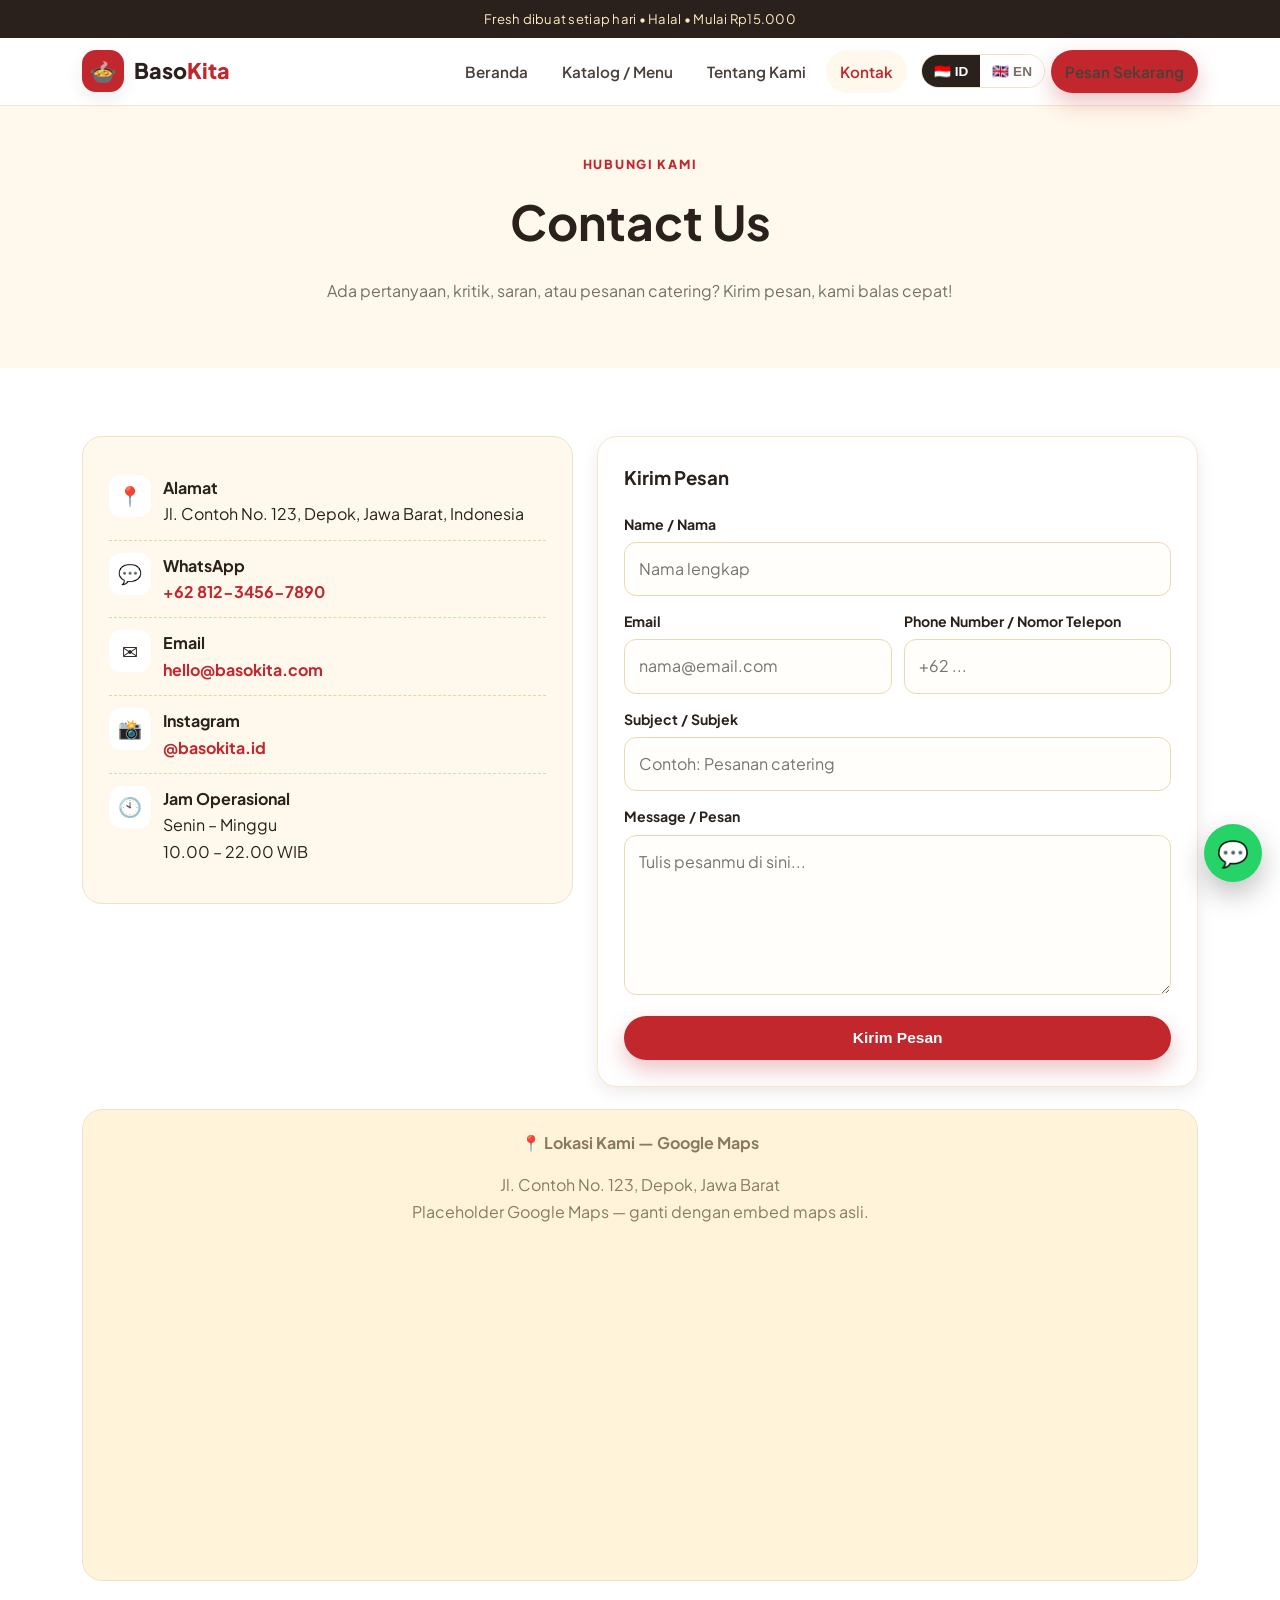
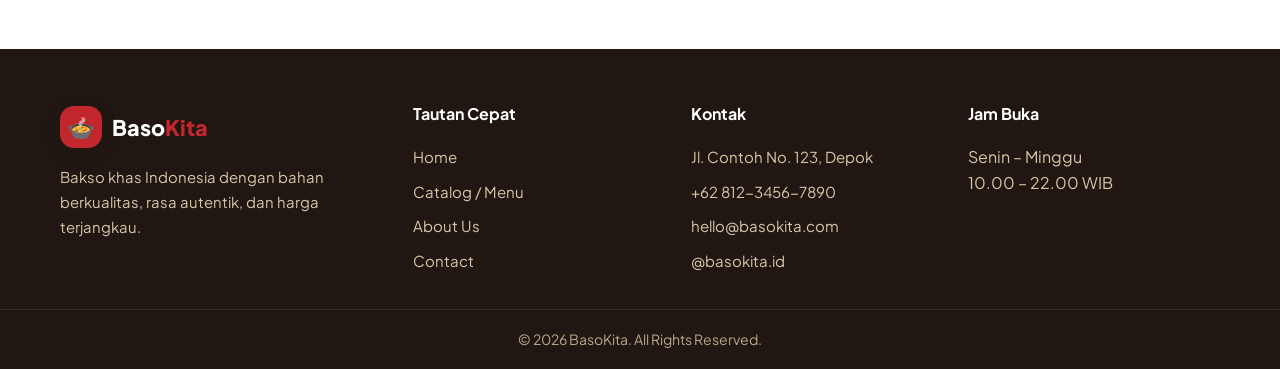
<file: contact.html>
<!DOCTYPE html>
<html lang="id">
<head>
<meta charset="UTF-8"><meta name="viewport" content="width=device-width, initial-scale=1.0">
<title>Kontak — BasoKita</title>
<link href="https://fonts.googleapis.com/css2?family=Plus+Jakarta+Sans:wght@400;600;700;800&display=swap" rel="stylesheet">
<link rel="stylesheet" href="css/style.css">
<link rel="icon" href="data:image/svg+xml,<svg xmlns='http://www.w3.org/2000/svg' viewBox='0 0 100 100'><text y='.9em' font-size='90'>🍲</text></svg>">
</head>
<body>
<div class="topbar" data-i18n="topbar"></div>
<nav class="nav"><div class="nav-inner">
<a class="brand" href="index.html"><div class="brand-mark">🍲</div><span>Baso<em>Kita</em></span></a>
<button class="hamburger">☰</button>
<div class="nav-links">
<a href="index.html" data-i18n="nav_home">Beranda</a>
<a href="menu.html" data-i18n="nav_menu">Katalog / Menu</a>
<a href="about.html" data-i18n="nav_about">Tentang Kami</a>
<a href="contact.html" class="active" data-i18n="nav_contact">Kontak</a>
<div class="lang"><button data-lang="id">🇮🇩 ID</button><button data-lang="en">🇬🇧 EN</button></div>
<a href="https://wa.me/6281234567890?text=Halo%20BasoKita!%20Saya%20mau%20pesan." target="_blank" class="btn btn-primary btn-sm" data-i18n="nav_order">Pesan Sekarang</a>
</div></div></nav>

<section class="section section-cream" style="padding:48px 0"><div class="container" style="text-align:center">
<div class="kicker" data-i18n="contact_kicker">Hubungi Kami</div>
<h1 style="font-size:clamp(2rem,4vw,3rem);margin:8px 0" data-i18n="contact_title">Contact Us</h1>
<p style="color:var(--muted)" data-i18n="contact_desc"></p>
</div></section>

<section class="section"><div class="container contact-grid">
<div class="info-card reveal">
<div class="info-row"><div class="ic">📍</div><div><strong data-i18n="addr_t">Alamat</strong><br><span data-i18n="addr_v"></span></div></div>
<div class="info-row"><div class="ic">💬</div><div><strong data-i18n="wa_t">WhatsApp</strong><br><a href="https://wa.me/6281234567890" target="_blank" style="color:var(--red);font-weight:700">+62 812-3456-7890</a></div></div>
<div class="info-row"><div class="ic">✉️</div><div><strong data-i18n="email_t">Email</strong><br><a href="mailto:hello@basokita.com" style="color:var(--red);font-weight:700">hello@basokita.com</a></div></div>
<div class="info-row"><div class="ic">📸</div><div><strong data-i18n="ig_t">Instagram</strong><br><a href="#" style="color:var(--red);font-weight:700">@basokita.id</a></div></div>
<div class="info-row"><div class="ic">🕙</div><div><strong data-i18n="hours_t">Jam Operasional</strong><br><span style="white-space:pre-line" data-i18n="hours_v"></span></div></div>
</div>
<form class="contact-form reveal" id="contactForm">
<h3 style="margin-top:0" data-i18n="form_t">Kirim Pesan</h3>
<div class="field"><label data-i18n="f_name">Name / Nama</label><input required data-i18n-ph="f_ph_name" placeholder="Nama lengkap"></div>
<div style="display:grid;grid-template-columns:1fr 1fr;gap:12px">
<div class="field"><label data-i18n="f_email">Email</label><input type="email" required placeholder="nama@email.com"></div>
<div class="field"><label data-i18n="f_phone">Phone Number / Nomor Telepon</label><input data-i18n-ph="f_ph_phone" placeholder="+62 ..."></div>
</div>
<div class="field"><label data-i18n="f_subject">Subject / Subjek</label><input data-i18n-ph="f_ph_subject" placeholder="Contoh: Pesanan catering"></div>
<div class="field"><label data-i18n="f_msg">Message / Pesan</label><textarea rows="5" required data-i18n-ph="f_ph_msg" placeholder="Tulis pesanmu di sini..."></textarea></div>
<button class="btn btn-primary" type="submit" style="width:100%" data-i18n="f_send">Kirim Pesan</button>
</form>
</div>
<div class="container"><div class="map reveal"><div><strong data-i18n="map_t">📍 Lokasi Kami — Google Maps</strong><p data-i18n="map_d"></p>
<iframe title="maps" src="https://www.google.com/maps?q=Depok,Jawa+Barat&output=embed" style="border:0;border-radius:14px;width:100%;max-width:900px;height:300px;margin-top:12px" loading="lazy"></iframe>
</div></div></div>
</section>

<footer><div class="container footer-grid">
<div><a class="brand" href="index.html" style="color:#fff"><div class="brand-mark">🍲</div><span>Baso<em>Kita</em></span></a><p style="color:#D9C6A8;font-size:.93rem;margin-top:12px" data-i18n="foot_desc"></p></div>
<div><h4 data-i18n="foot_links"></h4><a href="index.html">Home</a><a href="menu.html">Catalog / Menu</a><a href="about.html">About Us</a><a href="contact.html">Contact</a></div>
<div><h4 data-i18n="foot_contact"></h4><a href="#">Jl. Contoh No. 123, Depok</a><a href="#">+62 812-3456-7890</a><a href="#">hello@basokita.com</a><a href="#">@basokita.id</a></div>
<div><h4 data-i18n="foot_hours"></h4><p style="color:#D9C6A8;white-space:pre-line" data-i18n="foot_hours_t"></p></div>
</div><div class="copy" data-i18n="foot_copy"></div></footer>
<div class="toast" id="toast"></div>
<a class="wa-float" href="https://wa.me/6281234567890" target="_blank">💬</a>
<script src="js/app.js"></script>
</body>
</html>
</file>
<file: css/style.css>
:root{
  --red:#C1272D;
  --red-dark:#9A1B20;
  --red-light:#FDECEA;
  --cream:#FFF8EC;
  --cream-2:#FFF1D6;
  --white:#FFFFFF;
  --ink:#2B211C;
  --muted:#7A6F68;
  --green:#2E7D32;
  --green-light:#E8F5E9;
  --line:#F0E2C8;
  --shadow:0 12px 32px rgba(193,39,45,.12);
  --shadow-sm:0 6px 18px rgba(0,0,0,.08);
  --radius:20px;
  --radius-sm:14px;
  --max:1160px;
}
*{box-sizing:border-box}
html{scroll-behavior:smooth}
body{
  margin:0;
  font-family:'Plus Jakarta Sans',system-ui,-apple-system,Segoe UI,Roboto,Arial,sans-serif;
  color:var(--ink);
  background:var(--white);
  line-height:1.65;
}
img{max-width:100%;display:block}
a{text-decoration:none;color:inherit}
.container{max-width:var(--max);margin:0 auto;padding:0 22px}
.topbar{background:var(--ink);color:#FFE9C2;font-size:.82rem;text-align:center;padding:8px 12px;letter-spacing:.02em}
/* NAV */
.nav{position:sticky;top:0;z-index:50;background:rgba(255,255,255,.92);backdrop-filter:blur(12px);border-bottom:1px solid #F5E6C8}
.nav-inner{max-width:var(--max);margin:0 auto;padding:12px 22px;display:flex;align-items:center;gap:16px}
.brand{display:flex;align-items:center;gap:10px;font-weight:800;font-size:1.35rem}
.brand-mark{width:42px;height:42px;border-radius:14px;background:var(--red);color:#fff;display:grid;place-items:center;font-size:1.4rem;box-shadow:var(--shadow-sm)}
.brand span em{font-style:normal;color:var(--red)}
.nav-links{display:flex;gap:6px;margin-left:auto;align-items:center}
.nav-links a{padding:9px 14px;border-radius:999px;font-weight:600;font-size:.95rem;color:#4A3F39}
.nav-links a.active,.nav-links a:hover{background:var(--cream);color:var(--red)}
.lang{display:flex;border:1.5px solid var(--line);border-radius:999px;overflow:hidden;margin-left:8px}
.lang button{border:0;background:#fff;padding:8px 12px;font-weight:800;cursor:pointer;font-size:.85rem;color:var(--muted)}
.lang button.active{background:var(--ink);color:#fff}
.btn{display:inline-flex;align-items:center;justify-content:center;gap:8px;border-radius:999px;padding:13px 24px;font-weight:800;border:0;cursor:pointer;transition:.22s; font-size:.97rem}
.btn-primary{background:var(--red);color:#fff;box-shadow:0 10px 22px rgba(193,39,45,.28)}
.btn-primary:hover{background:var(--red-dark);transform:translateY(-2px)}
.btn-ghost{background:#fff;border:1.8px solid var(--line);color:var(--ink)}
.btn-ghost:hover{border-color:var(--red);color:var(--red);transform:translateY(-2px)}
.btn-green{background:var(--green);color:#fff}
.btn-green:hover{filter:brightness(.92);transform:translateY(-2px)}
.btn-sm{padding:10px 18px;font-size:.9rem}
.hamburger{display:none;margin-left:auto;background:#fff;border:1.5px solid var(--line);border-radius:12px;padding:9px 12px;font-size:1.2rem;cursor:pointer}
/* HERO */
.hero{background:radial-gradient(900px 420px at 85% 10%, #FFE3A3 0%, transparent 60%),linear-gradient(180deg,var(--cream) 0%, #fff 100%);overflow:hidden}
.hero-grid{display:grid;grid-template-columns:1.05fr .95fr;gap:36px;align-items:center;padding:52px 0 56px}
.eyebrow{display:inline-flex;align-items:center;gap:8px;background:#fff;border:1px solid var(--line);padding:7px 14px;border-radius:999px;font-size:.82rem;font-weight:700;color:var(--red)}
.hero h1{font-size:clamp(2.1rem,4.6vw,3.6rem);line-height:1.08;margin:16px 0 12px;letter-spacing:-.02em}
.hero h1 .hl{color:var(--red);position:relative}
.hero p.lead{font-size:1.08rem;color:#5B504A;max-width:520px}
.hero-cta{display:flex;gap:12px;margin-top:22px;flex-wrap:wrap}
.hero-stats{display:flex;gap:22px;margin-top:26px;flex-wrap:wrap}
.hero-stats div strong{font-size:1.25rem;display:block}
.hero-stats div span{font-size:.86rem;color:var(--muted)}
.hero-visual{position:relative}
.hero-img-main{border-radius:28px;overflow:hidden;box-shadow:0 24px 60px rgba(0,0,0,.18);border:8px solid #fff;aspect-ratio:4/4.4;object-fit:cover;width:100%}
.float-card{position:absolute;background:#fff;border-radius:18px;box-shadow:var(--shadow);padding:12px 14px;display:flex;gap:10px;align-items:center;animation:float 4s ease-in-out infinite}
.float-card .dot{width:42px;height:42px;border-radius:12px;display:grid;place-items:center;font-size:1.3rem}
.fc1{left:-18px;top:28px}
.fc2{right:-10px;bottom:28px;animation-delay:1.2s}
.float-card strong{display:block;font-size:.9rem;line-height:1.2}
.float-card span{font-size:.78rem;color:var(--muted)}
@keyframes float{0%,100%{transform:translateY(0)}50%{transform:translateY(-10px)}}
/* SECTIONS */
.section{padding:68px 0}
.section-cream{background:var(--cream)}
.section-title{text-align:center;max-width:680px;margin:0 auto 36px}
.kicker{color:var(--red);font-weight:800;text-transform:uppercase;letter-spacing:.14em;font-size:.78rem}
.section-title h2{font-size:clamp(1.7rem,3vw,2.5rem);margin:10px 0;letter-spacing:-.02em}
.section-title p{color:var(--muted)}
.grid-3{display:grid;grid-template-columns:repeat(3,1fr);gap:20px}
.grid-4{display:grid;grid-template-columns:repeat(4,1fr);gap:18px}
.card{background:#fff;border:1px solid #F6E8C9;border-radius:var(--radius);overflow:hidden;box-shadow:var(--shadow-sm);transition:.25s}
.card:hover{transform:translateY(-6px);box-shadow:var(--shadow)}
.card-body{padding:20px}
.card-body h3{margin:0 0 6px}
.price{color:var(--red);font-weight:800;font-size:1.15rem}
.badge{display:inline-block;font-size:.72rem;font-weight:800;letter-spacing:.06em;text-transform:uppercase;padding:6px 11px;border-radius:999px;margin-bottom:10px}
.badge.red{background:var(--red);color:#fff}
.badge.green{background:var(--green);color:#fff}
.badge.orange{background:#FF8A00;color:#fff}
.badge.cream{background:#fff;border:1px solid var(--line);color:var(--red)}
.product-img{height:230px;width:100%;object-fit:cover}
.product-meta{display:flex;align-items:center;justify-content:space-between;margin:14px 0}
.why-icon{width:52px;height:52px;border-radius:16px;display:grid;place-items:center;font-size:1.5rem;margin-bottom:12px}
.reviews{display:grid;grid-template-columns:repeat(3,1fr);gap:20px}
.stars{color:#F5A623;letter-spacing:2px}
.avatar{width:44px;height:44px;border-radius:50%;object-fit:cover}
.cta-band{background:linear-gradient(135deg,var(--red) 0%, #E35A2B 100%);color:#fff;border-radius:28px;padding:48px;text-align:center;position:relative;overflow:hidden}
.cta-band::after{content:'🍲';position:absolute;font-size:10rem;opacity:.12;right:-10px;bottom:-30px;transform:rotate(-12deg)}
.cta-band h2{margin:0 0 10px;font-size:clamp(1.6rem,3vw,2.4rem)}
.cta-band p{opacity:.92;max-width:560px;margin:0 auto 22px}
/* MENU FILTER */
.filters{display:flex;gap:10px;justify-content:center;flex-wrap:wrap;margin-bottom:28px}
.filters button{border:1.5px solid var(--line);background:#fff;padding:10px 20px;border-radius:999px;font-weight:700;cursor:pointer;transition:.2s}
.filters button.active,.filters button:hover{background:var(--ink);color:#fff;border-color:var(--ink)}
.menu-grid{display:grid;grid-template-columns:repeat(3,1fr);gap:22px}
/* ABOUT */
.about-hero{background:var(--cream);border-bottom:1px solid var(--line)}
.about-grid{display:grid;grid-template-columns:1fr 1fr;gap:36px;align-items:center;padding:48px 0}
.about-grid img{border-radius:24px;box-shadow:var(--shadow)}
.values{display:grid;grid-template-columns:repeat(3,1fr);gap:18px;margin-top:10px}
.timeline{background:#fff;border:1px solid #F6E8C9;border-radius:var(--radius);padding:26px;box-shadow:var(--shadow-sm)}
/* CONTACT */
.contact-grid{display:grid;grid-template-columns:.9fr 1.1fr;gap:24px;align-items:start}
.info-card{background:var(--cream);border:1px solid var(--line);border-radius:var(--radius);padding:26px}
.info-row{display:flex;gap:12px;padding:12px 0;border-bottom:1px dashed #E8D3A5}
.info-row:last-child{border:0}
.info-row .ic{width:42px;height:42px;border-radius:12px;background:#fff;display:grid;place-items:center;font-size:1.2rem;flex-shrink:0}
form.contact-form{background:#fff;border:1px solid #F6E8C9;border-radius:var(--radius);padding:26px;box-shadow:var(--shadow-sm)}
.field{margin-bottom:14px}
.field label{display:block;font-weight:700;font-size:.88rem;margin-bottom:6px}
.field input,.field textarea,.field select{width:100%;padding:13px 14px;border-radius:12px;border:1.6px solid #EBD9B4;font:inherit;background:#FFFEFA}
.field input:focus,.field textarea:focus{outline:none;border-color:var(--red);box-shadow:0 0 0 4px var(--red-light)}
.map{border-radius:var(--radius);overflow:hidden;border:1px solid var(--line);margin-top:22px;background:#FFF4DA;min-height:280px;display:grid;place-items:center;text-align:center;padding:20px;color:#8A7A60}
/* FOOTER */
footer{background:#211712;color:#F5E8D3;margin-top:0}
.footer-grid{display:grid;grid-template-columns:1.3fr 1fr 1fr 1fr;gap:26px;padding:52px 0 30px}
footer h4{color:#fff;margin:0 0 12px}
footer a{color:#D9C6A8;display:block;padding:5px 0;font-size:.94rem}
footer a:hover{color:#fff}
.social{display:flex;gap:10px;margin-top:12px}
.social a{width:38px;height:38px;border-radius:50%;background:#3A2B22;display:grid;place-items:center}
.copy{border-top:1px solid #3A2B22;text-align:center;padding:18px;color:#B9A689;font-size:.88rem}
/* REVEAL */
.reveal{opacity:0;transform:translateY(22px);transition:.7s ease}
.reveal.visible{opacity:1;transform:none}
/* WA float */
.wa-float{position:fixed;right:18px;bottom:18px;background:#25D366;color:#fff;width:58px;height:58px;border-radius:50%;display:grid;place-items:center;font-size:1.6rem;box-shadow:0 12px 28px rgba(0,0,0,.25);z-index:60}
.toast{position:fixed;left:50%;bottom:24px;transform:translateX(-50%) translateY(20px);background:var(--ink);color:#fff;padding:13px 20px;border-radius:999px;opacity:0;pointer-events:none;transition:.3s;z-index:70;font-weight:600}
.toast.show{opacity:1;transform:translateX(-50%) translateY(0)}
/* RESPONSIVE */
@media(max-width:940px){
  .hero-grid,.about-grid,.contact-grid{grid-template-columns:1fr}
  .grid-3,.grid-4,.reviews,.menu-grid,.values{grid-template-columns:1fr 1fr}
  .footer-grid{grid-template-columns:1fr 1fr}
  .nav-links{display:none;position:absolute;top:100%;left:0;right:0;background:#fff;flex-direction:column;align-items:stretch;padding:12px;border-bottom:1px solid var(--line)}
  .nav-links.open{display:flex}
  .hamburger{display:block}
  .fc1{left:8px}.fc2{right:8px}
}
@media(max-width:600px){
  .grid-3,.grid-4,.reviews,.menu-grid,.values{grid-template-columns:1fr}
  .footer-grid{grid-template-columns:1fr}
  .hero-grid{padding:30px 0}
  .cta-band{padding:32px 20px}
  .nav-inner{padding:10px 14px}
  .container{padding:0 16px}
}
</file>
